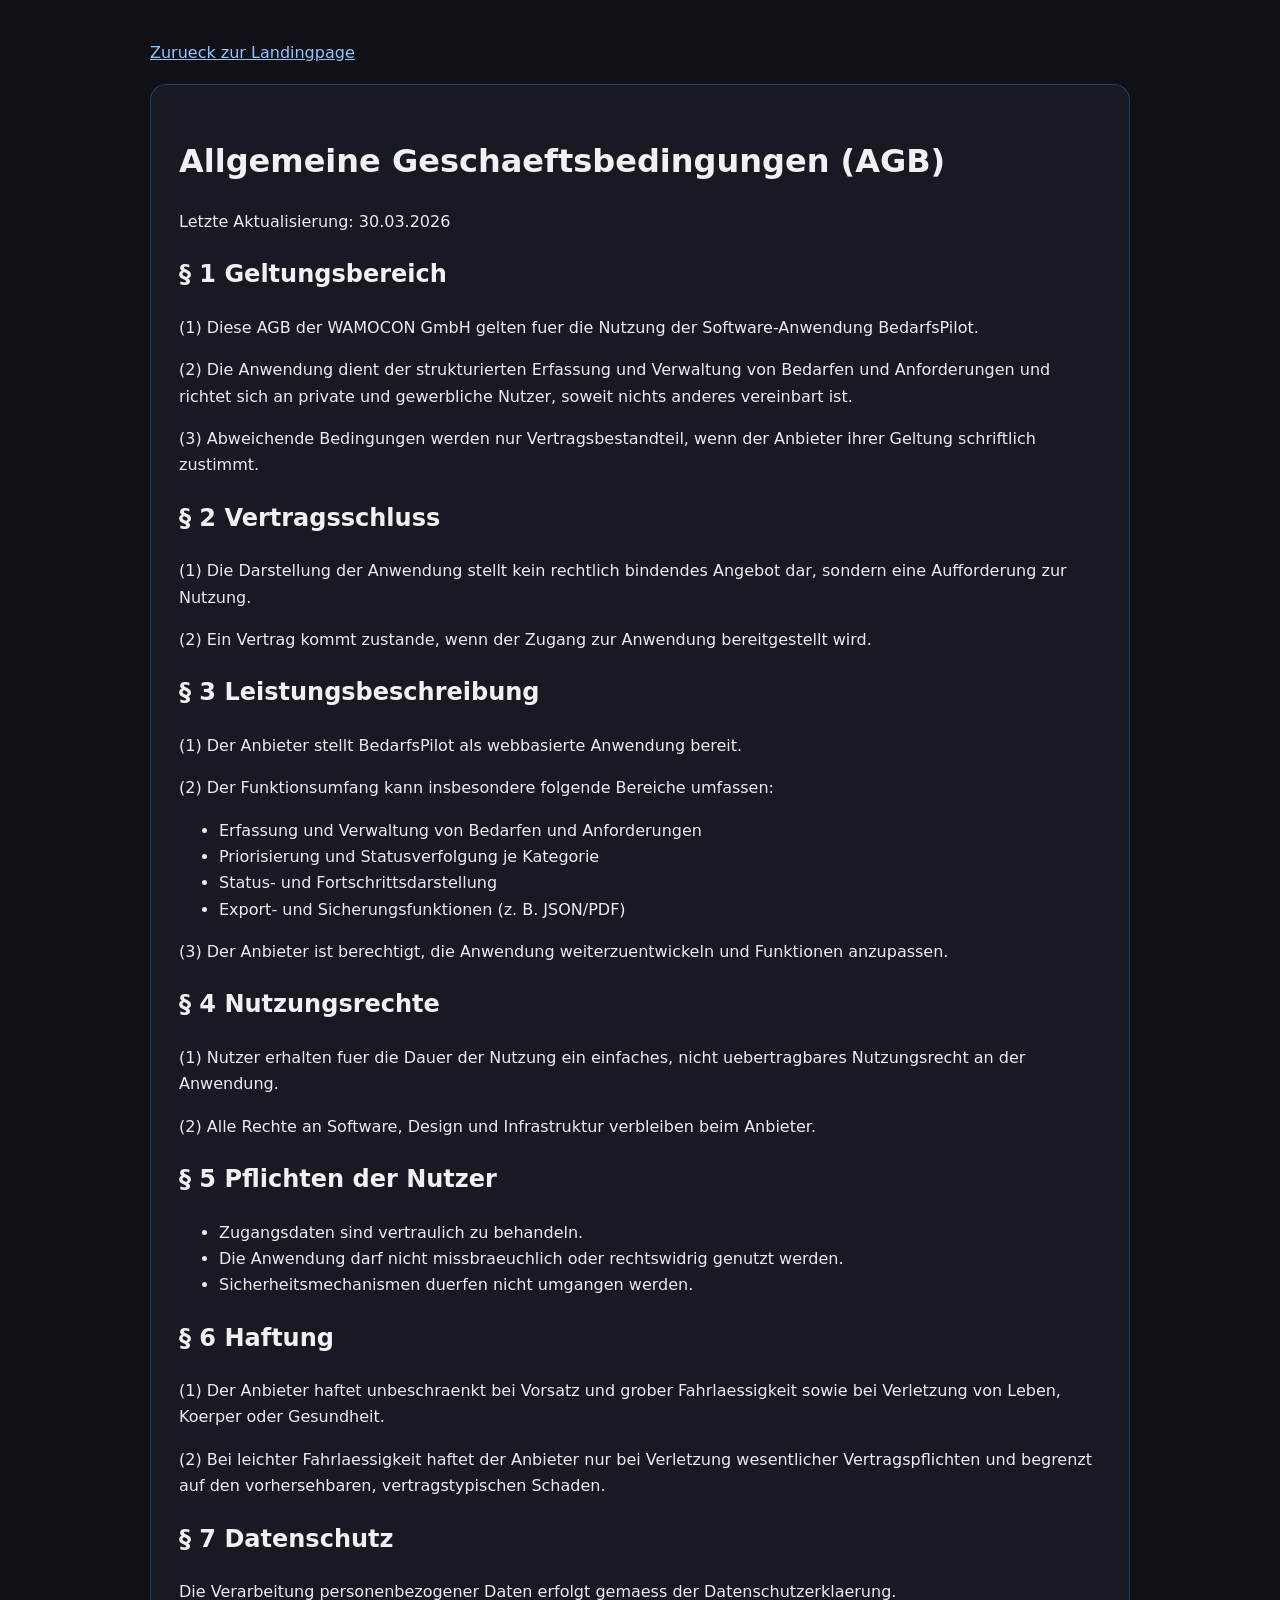
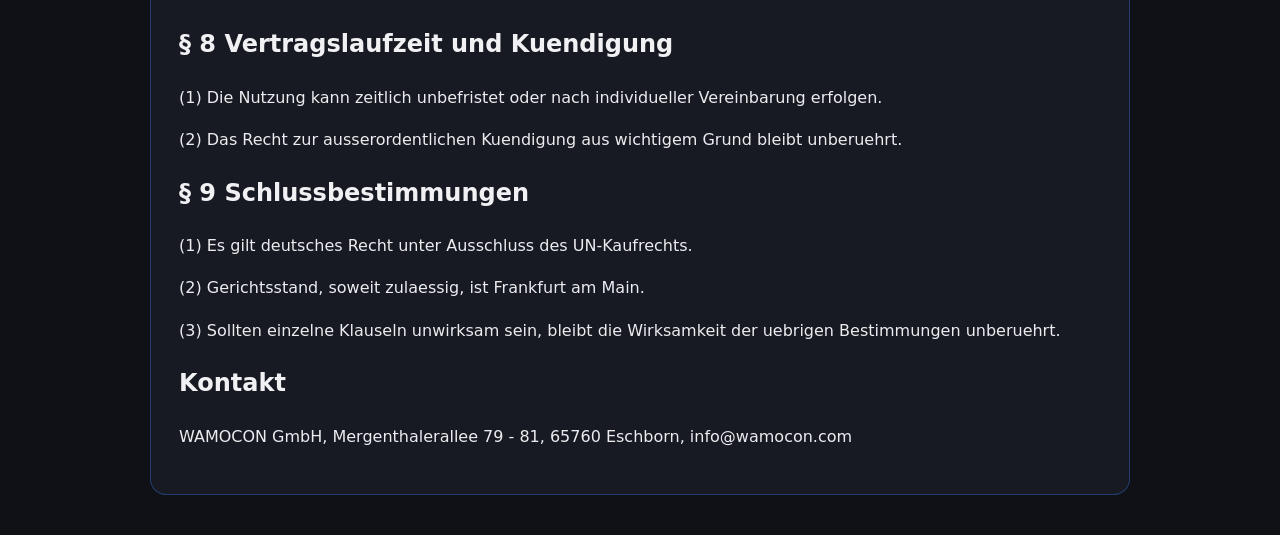
<file: agb.html>
<!DOCTYPE html>
<html lang="de">
<head>
  <meta charset="UTF-8">
  <meta name="viewport" content="width=device-width, initial-scale=1.0">
  <title>AGB | BedarfsPilot</title>
  <style>
    body{font-family:Inter,system-ui,sans-serif;background:#0f1117;color:#ececf0;margin:0;line-height:1.65}
    .wrap{max-width:980px;margin:0 auto;padding:40px 20px}
    .card{background:#171a22;border:1px solid rgba(59,130,246,.35);border-radius:16px;padding:28px}
    h1,h2{color:#f1f1f4}
    a{color:#93C5FD}
    .top{margin-bottom:18px}
  </style>
</head>
<body>
  <div class="wrap">
    <div class="top"><a href="index.html">Zurueck zur Landingpage</a></div>
    <div class="card">
      <h1>Allgemeine Geschaeftsbedingungen (AGB)</h1>
      <p>Letzte Aktualisierung: 30.03.2026</p>

      <h2>§ 1 Geltungsbereich</h2>
      <p>(1) Diese AGB der WAMOCON GmbH gelten fuer die Nutzung der Software-Anwendung BedarfsPilot.</p>
      <p>(2) Die Anwendung dient der strukturierten Erfassung und Verwaltung von Bedarfen und Anforderungen und richtet sich an private und gewerbliche Nutzer, soweit nichts anderes vereinbart ist.</p>
      <p>(3) Abweichende Bedingungen werden nur Vertragsbestandteil, wenn der Anbieter ihrer Geltung schriftlich zustimmt.</p>

      <h2>§ 2 Vertragsschluss</h2>
      <p>(1) Die Darstellung der Anwendung stellt kein rechtlich bindendes Angebot dar, sondern eine Aufforderung zur Nutzung.</p>
      <p>(2) Ein Vertrag kommt zustande, wenn der Zugang zur Anwendung bereitgestellt wird.</p>

      <h2>§ 3 Leistungsbeschreibung</h2>
      <p>(1) Der Anbieter stellt BedarfsPilot als webbasierte Anwendung bereit.</p>
      <p>(2) Der Funktionsumfang kann insbesondere folgende Bereiche umfassen:</p>
      <ul>
        <li>Erfassung und Verwaltung von Bedarfen und Anforderungen</li>
        <li>Priorisierung und Statusverfolgung je Kategorie</li>
        <li>Status- und Fortschrittsdarstellung</li>
        <li>Export- und Sicherungsfunktionen (z. B. JSON/PDF)</li>
      </ul>
      <p>(3) Der Anbieter ist berechtigt, die Anwendung weiterzuentwickeln und Funktionen anzupassen.</p>

      <h2>§ 4 Nutzungsrechte</h2>
      <p>(1) Nutzer erhalten fuer die Dauer der Nutzung ein einfaches, nicht uebertragbares Nutzungsrecht an der Anwendung.</p>
      <p>(2) Alle Rechte an Software, Design und Infrastruktur verbleiben beim Anbieter.</p>

      <h2>§ 5 Pflichten der Nutzer</h2>
      <ul>
        <li>Zugangsdaten sind vertraulich zu behandeln.</li>
        <li>Die Anwendung darf nicht missbraeuchlich oder rechtswidrig genutzt werden.</li>
        <li>Sicherheitsmechanismen duerfen nicht umgangen werden.</li>
      </ul>

      <h2>§ 6 Haftung</h2>
      <p>(1) Der Anbieter haftet unbeschraenkt bei Vorsatz und grober Fahrlaessigkeit sowie bei Verletzung von Leben, Koerper oder Gesundheit.</p>
      <p>(2) Bei leichter Fahrlaessigkeit haftet der Anbieter nur bei Verletzung wesentlicher Vertragspflichten und begrenzt auf den vorhersehbaren, vertragstypischen Schaden.</p>

      <h2>§ 7 Datenschutz</h2>
      <p>Die Verarbeitung personenbezogener Daten erfolgt gemaess der Datenschutzerklaerung.</p>

      <h2>§ 8 Vertragslaufzeit und Kuendigung</h2>
      <p>(1) Die Nutzung kann zeitlich unbefristet oder nach individueller Vereinbarung erfolgen.</p>
      <p>(2) Das Recht zur ausserordentlichen Kuendigung aus wichtigem Grund bleibt unberuehrt.</p>

      <h2>§ 9 Schlussbestimmungen</h2>
      <p>(1) Es gilt deutsches Recht unter Ausschluss des UN-Kaufrechts.</p>
      <p>(2) Gerichtsstand, soweit zulaessig, ist Frankfurt am Main.</p>
      <p>(3) Sollten einzelne Klauseln unwirksam sein, bleibt die Wirksamkeit der uebrigen Bestimmungen unberuehrt.</p>

      <h2>Kontakt</h2>
      <p>WAMOCON GmbH, Mergenthalerallee 79 - 81, 65760 Eschborn, info@wamocon.com</p>
    </div>
  </div>
</body>
</html>
</file>
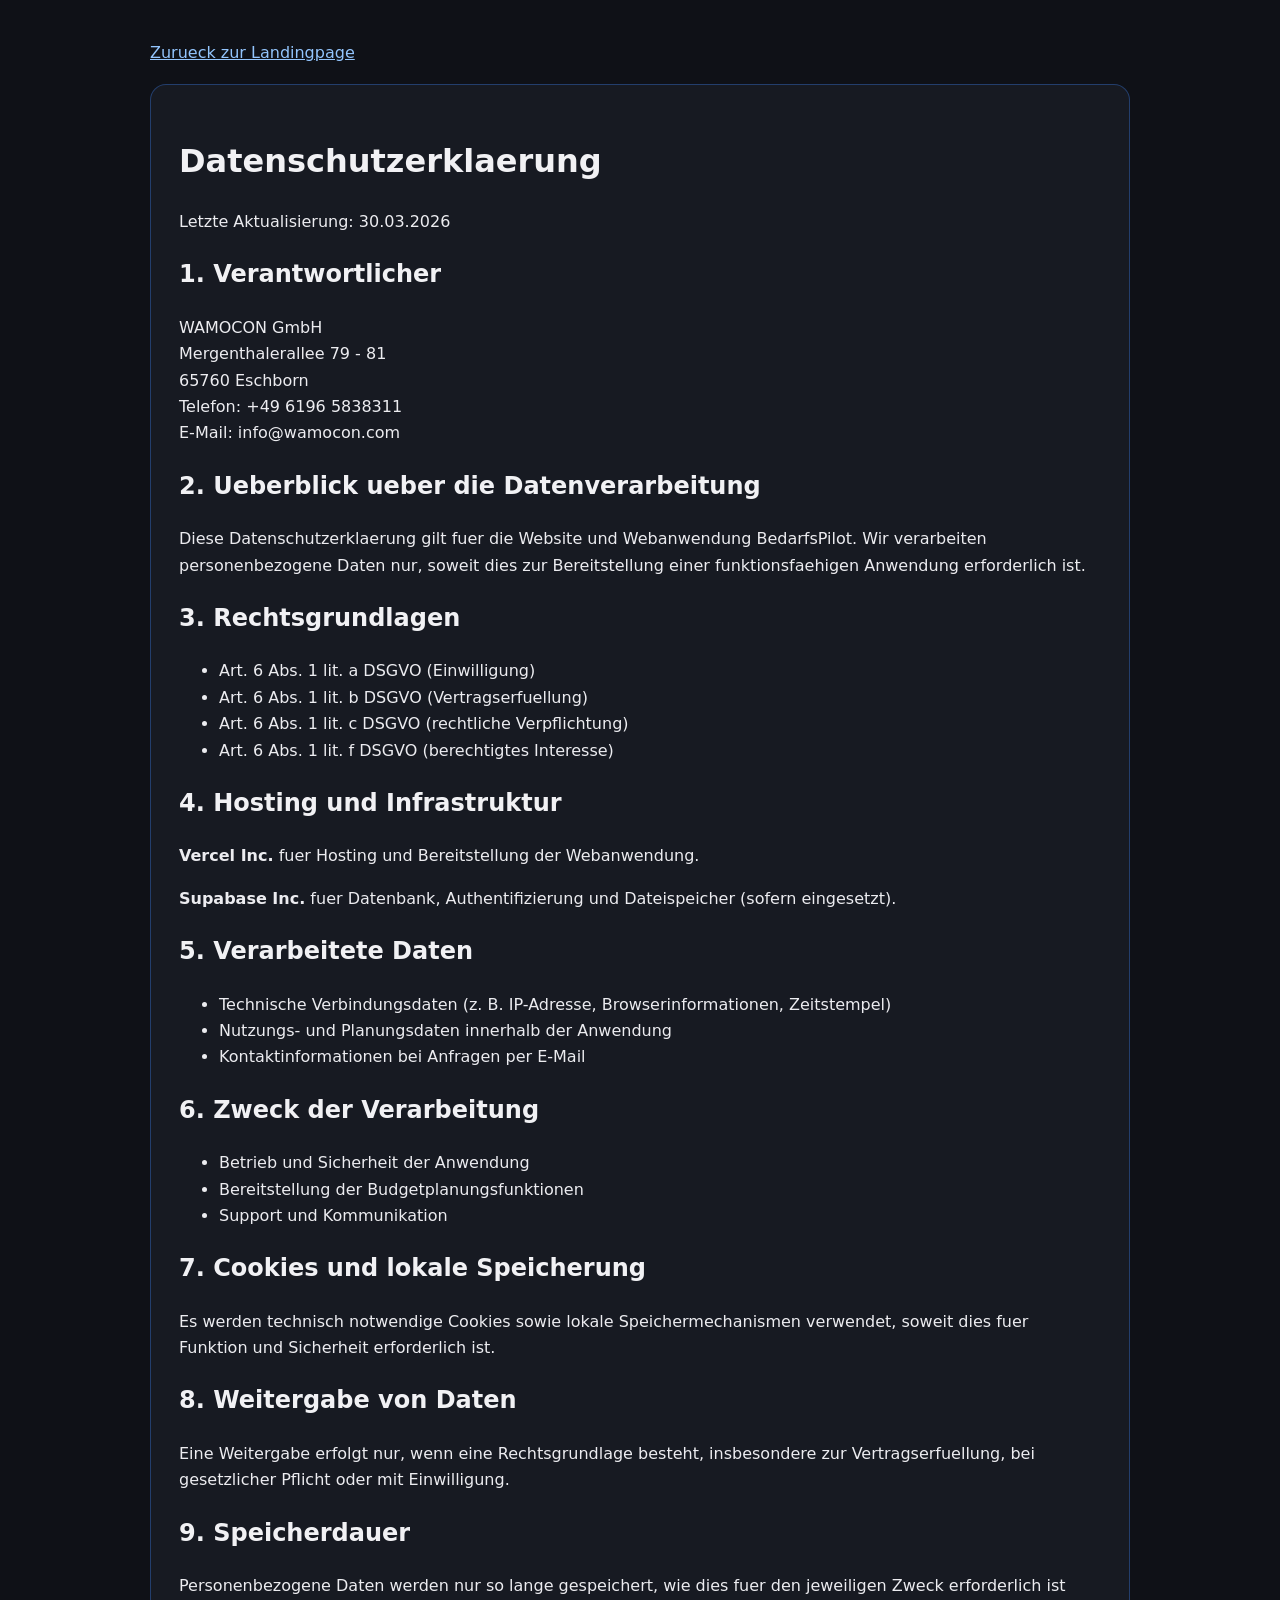
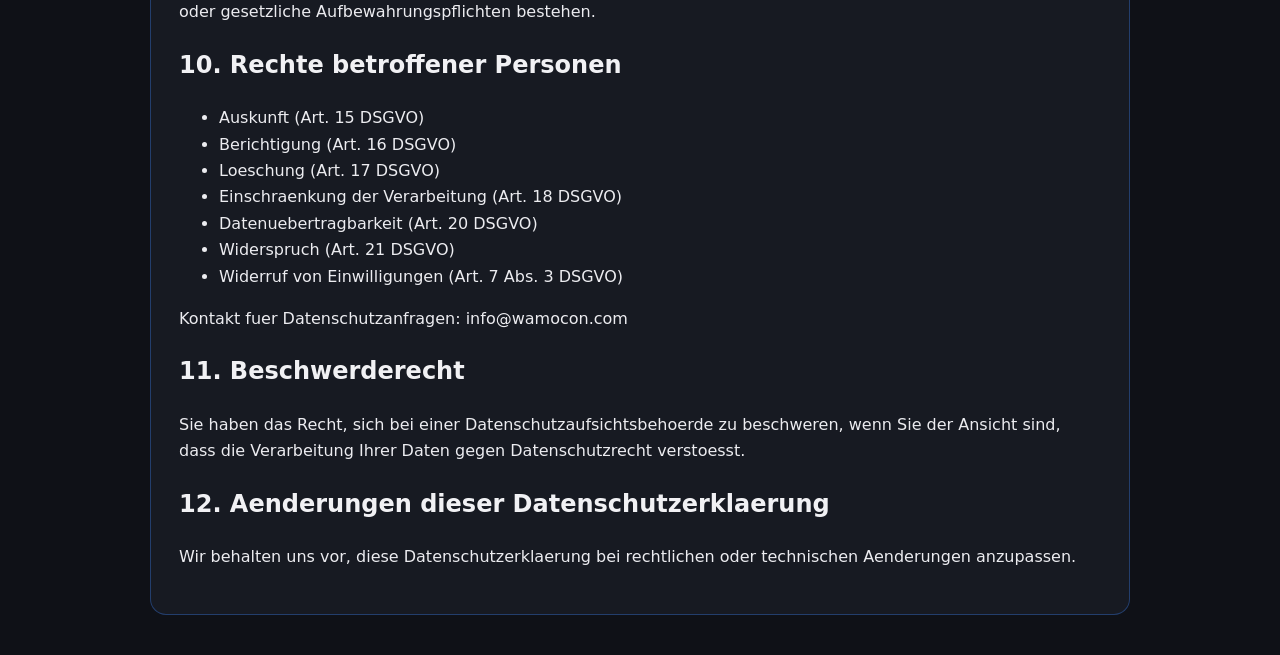
<file: datenschutz.html>
<!DOCTYPE html>
<html lang="de">
<head>
  <meta charset="UTF-8">
  <meta name="viewport" content="width=device-width, initial-scale=1.0">
  <title>Datenschutz | BedarfsPilot</title>
  <style>
    body{font-family:Inter,system-ui,sans-serif;background:#0f1117;color:#ececf0;margin:0;line-height:1.65}
    .wrap{max-width:980px;margin:0 auto;padding:40px 20px}
    .card{background:#171a22;border:1px solid rgba(59,130,246,.35);border-radius:16px;padding:28px}
    h1,h2{color:#f1f1f4}
    a{color:#93C5FD}
    .top{margin-bottom:18px}
  </style>
</head>
<body>
  <div class="wrap">
    <div class="top"><a href="index.html">Zurueck zur Landingpage</a></div>
    <div class="card">
      <h1>Datenschutzerklaerung</h1>
      <p>Letzte Aktualisierung: 30.03.2026</p>

      <h2>1. Verantwortlicher</h2>
      <p>
        WAMOCON GmbH<br>
        Mergenthalerallee 79 - 81<br>
        65760 Eschborn<br>
        Telefon: +49 6196 5838311<br>
        E-Mail: info@wamocon.com
      </p>

      <h2>2. Ueberblick ueber die Datenverarbeitung</h2>
      <p>Diese Datenschutzerklaerung gilt fuer die Website und Webanwendung BedarfsPilot. Wir verarbeiten personenbezogene Daten nur, soweit dies zur Bereitstellung einer funktionsfaehigen Anwendung erforderlich ist.</p>

      <h2>3. Rechtsgrundlagen</h2>
      <ul>
        <li>Art. 6 Abs. 1 lit. a DSGVO (Einwilligung)</li>
        <li>Art. 6 Abs. 1 lit. b DSGVO (Vertragserfuellung)</li>
        <li>Art. 6 Abs. 1 lit. c DSGVO (rechtliche Verpflichtung)</li>
        <li>Art. 6 Abs. 1 lit. f DSGVO (berechtigtes Interesse)</li>
      </ul>

      <h2>4. Hosting und Infrastruktur</h2>
      <p><strong>Vercel Inc.</strong> fuer Hosting und Bereitstellung der Webanwendung.</p>
      <p><strong>Supabase Inc.</strong> fuer Datenbank, Authentifizierung und Dateispeicher (sofern eingesetzt).</p>

      <h2>5. Verarbeitete Daten</h2>
      <ul>
        <li>Technische Verbindungsdaten (z. B. IP-Adresse, Browserinformationen, Zeitstempel)</li>
        <li>Nutzungs- und Planungsdaten innerhalb der Anwendung</li>
        <li>Kontaktinformationen bei Anfragen per E-Mail</li>
      </ul>

      <h2>6. Zweck der Verarbeitung</h2>
      <ul>
        <li>Betrieb und Sicherheit der Anwendung</li>
        <li>Bereitstellung der Budgetplanungsfunktionen</li>
        <li>Support und Kommunikation</li>
      </ul>

      <h2>7. Cookies und lokale Speicherung</h2>
      <p>Es werden technisch notwendige Cookies sowie lokale Speichermechanismen verwendet, soweit dies fuer Funktion und Sicherheit erforderlich ist.</p>

      <h2>8. Weitergabe von Daten</h2>
      <p>Eine Weitergabe erfolgt nur, wenn eine Rechtsgrundlage besteht, insbesondere zur Vertragserfuellung, bei gesetzlicher Pflicht oder mit Einwilligung.</p>

      <h2>9. Speicherdauer</h2>
      <p>Personenbezogene Daten werden nur so lange gespeichert, wie dies fuer den jeweiligen Zweck erforderlich ist oder gesetzliche Aufbewahrungspflichten bestehen.</p>

      <h2>10. Rechte betroffener Personen</h2>
      <ul>
        <li>Auskunft (Art. 15 DSGVO)</li>
        <li>Berichtigung (Art. 16 DSGVO)</li>
        <li>Loeschung (Art. 17 DSGVO)</li>
        <li>Einschraenkung der Verarbeitung (Art. 18 DSGVO)</li>
        <li>Datenuebertragbarkeit (Art. 20 DSGVO)</li>
        <li>Widerspruch (Art. 21 DSGVO)</li>
        <li>Widerruf von Einwilligungen (Art. 7 Abs. 3 DSGVO)</li>
      </ul>
      <p>Kontakt fuer Datenschutzanfragen: info@wamocon.com</p>

      <h2>11. Beschwerderecht</h2>
      <p>Sie haben das Recht, sich bei einer Datenschutzaufsichtsbehoerde zu beschweren, wenn Sie der Ansicht sind, dass die Verarbeitung Ihrer Daten gegen Datenschutzrecht verstoesst.</p>

      <h2>12. Aenderungen dieser Datenschutzerklaerung</h2>
      <p>Wir behalten uns vor, diese Datenschutzerklaerung bei rechtlichen oder technischen Aenderungen anzupassen.</p>
    </div>
  </div>
</body>
</html>
</file>
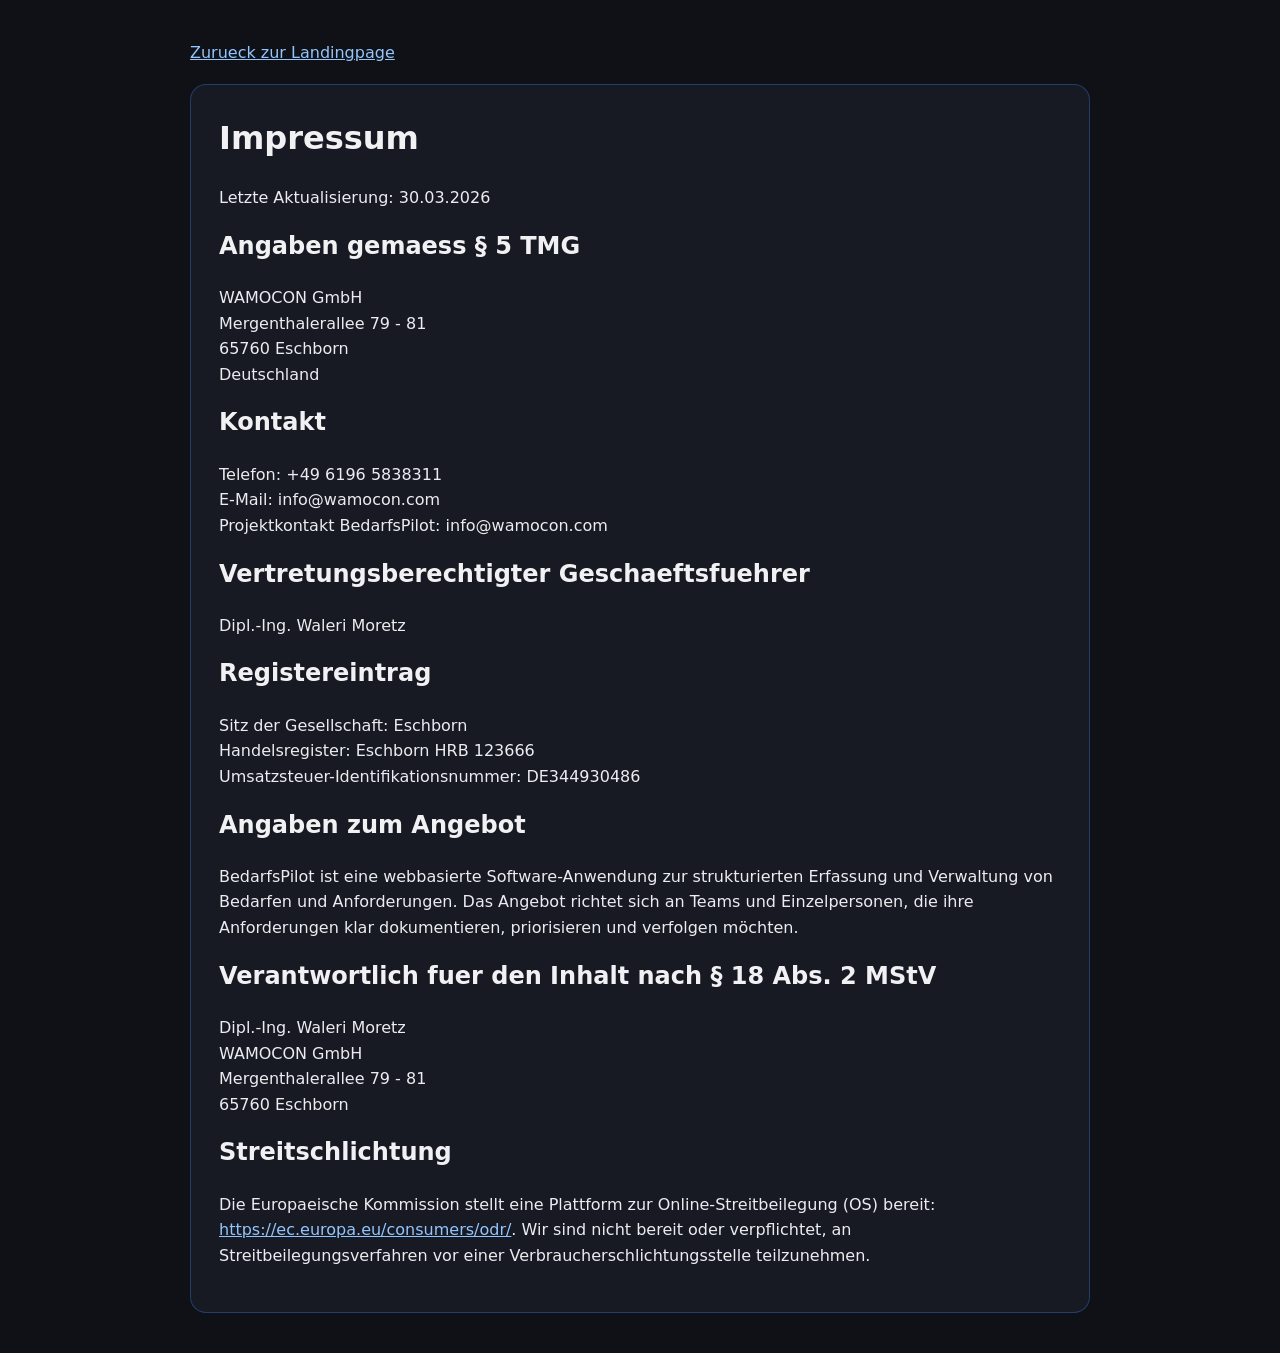
<file: impressum.html>
<!DOCTYPE html>
<html lang="de">
<head>
  <meta charset="UTF-8">
  <meta name="viewport" content="width=device-width, initial-scale=1.0">
  <title>Impressum | BedarfsPilot</title>
  <style>
    body{font-family:Inter,system-ui,sans-serif;background:#0f1117;color:#ececf0;margin:0;line-height:1.6}
    .wrap{max-width:900px;margin:0 auto;padding:40px 20px}
    .card{background:#171a22;border:1px solid rgba(59,130,246,.35);border-radius:16px;padding:28px}
    h1,h2{margin-top:0;color:#f1f1f4}
    a{color:#93C5FD}
    .top{margin-bottom:18px}
  </style>
</head>
<body>
  <div class="wrap">
    <div class="top"><a href="index.html">Zurueck zur Landingpage</a></div>
    <div class="card">
      <h1>Impressum</h1>
      <p>Letzte Aktualisierung: 30.03.2026</p>

      <h2>Angaben gemaess § 5 TMG</h2>
      <p>
        WAMOCON GmbH<br>
        Mergenthalerallee 79 - 81<br>
        65760 Eschborn<br>
        Deutschland
      </p>

      <h2>Kontakt</h2>
      <p>
        Telefon: +49 6196 5838311<br>
        E-Mail: info@wamocon.com<br>
        Projektkontakt BedarfsPilot: info@wamocon.com
      </p>

      <h2>Vertretungsberechtigter Geschaeftsfuehrer</h2>
      <p>Dipl.-Ing. Waleri Moretz</p>

      <h2>Registereintrag</h2>
      <p>
        Sitz der Gesellschaft: Eschborn<br>
        Handelsregister: Eschborn HRB 123666<br>
        Umsatzsteuer-Identifikationsnummer: DE344930486
      </p>

      <h2>Angaben zum Angebot</h2>
      <p>
        BedarfsPilot ist eine webbasierte Software-Anwendung zur strukturierten Erfassung und Verwaltung von Bedarfen und Anforderungen. Das Angebot richtet sich an Teams und Einzelpersonen, die ihre Anforderungen klar dokumentieren, priorisieren und verfolgen möchten.
      </p>

      <h2>Verantwortlich fuer den Inhalt nach § 18 Abs. 2 MStV</h2>
      <p>
        Dipl.-Ing. Waleri Moretz<br>
        WAMOCON GmbH<br>
        Mergenthalerallee 79 - 81<br>
        65760 Eschborn
      </p>

      <h2>Streitschlichtung</h2>
      <p>
        Die Europaeische Kommission stellt eine Plattform zur Online-Streitbeilegung (OS) bereit:
        <a href="https://ec.europa.eu/consumers/odr/" target="_blank" rel="noopener noreferrer">https://ec.europa.eu/consumers/odr/</a>.
        Wir sind nicht bereit oder verpflichtet, an Streitbeilegungsverfahren vor einer Verbraucherschlichtungsstelle teilzunehmen.
      </p>
    </div>
  </div>
</body>
</html>
</file>
